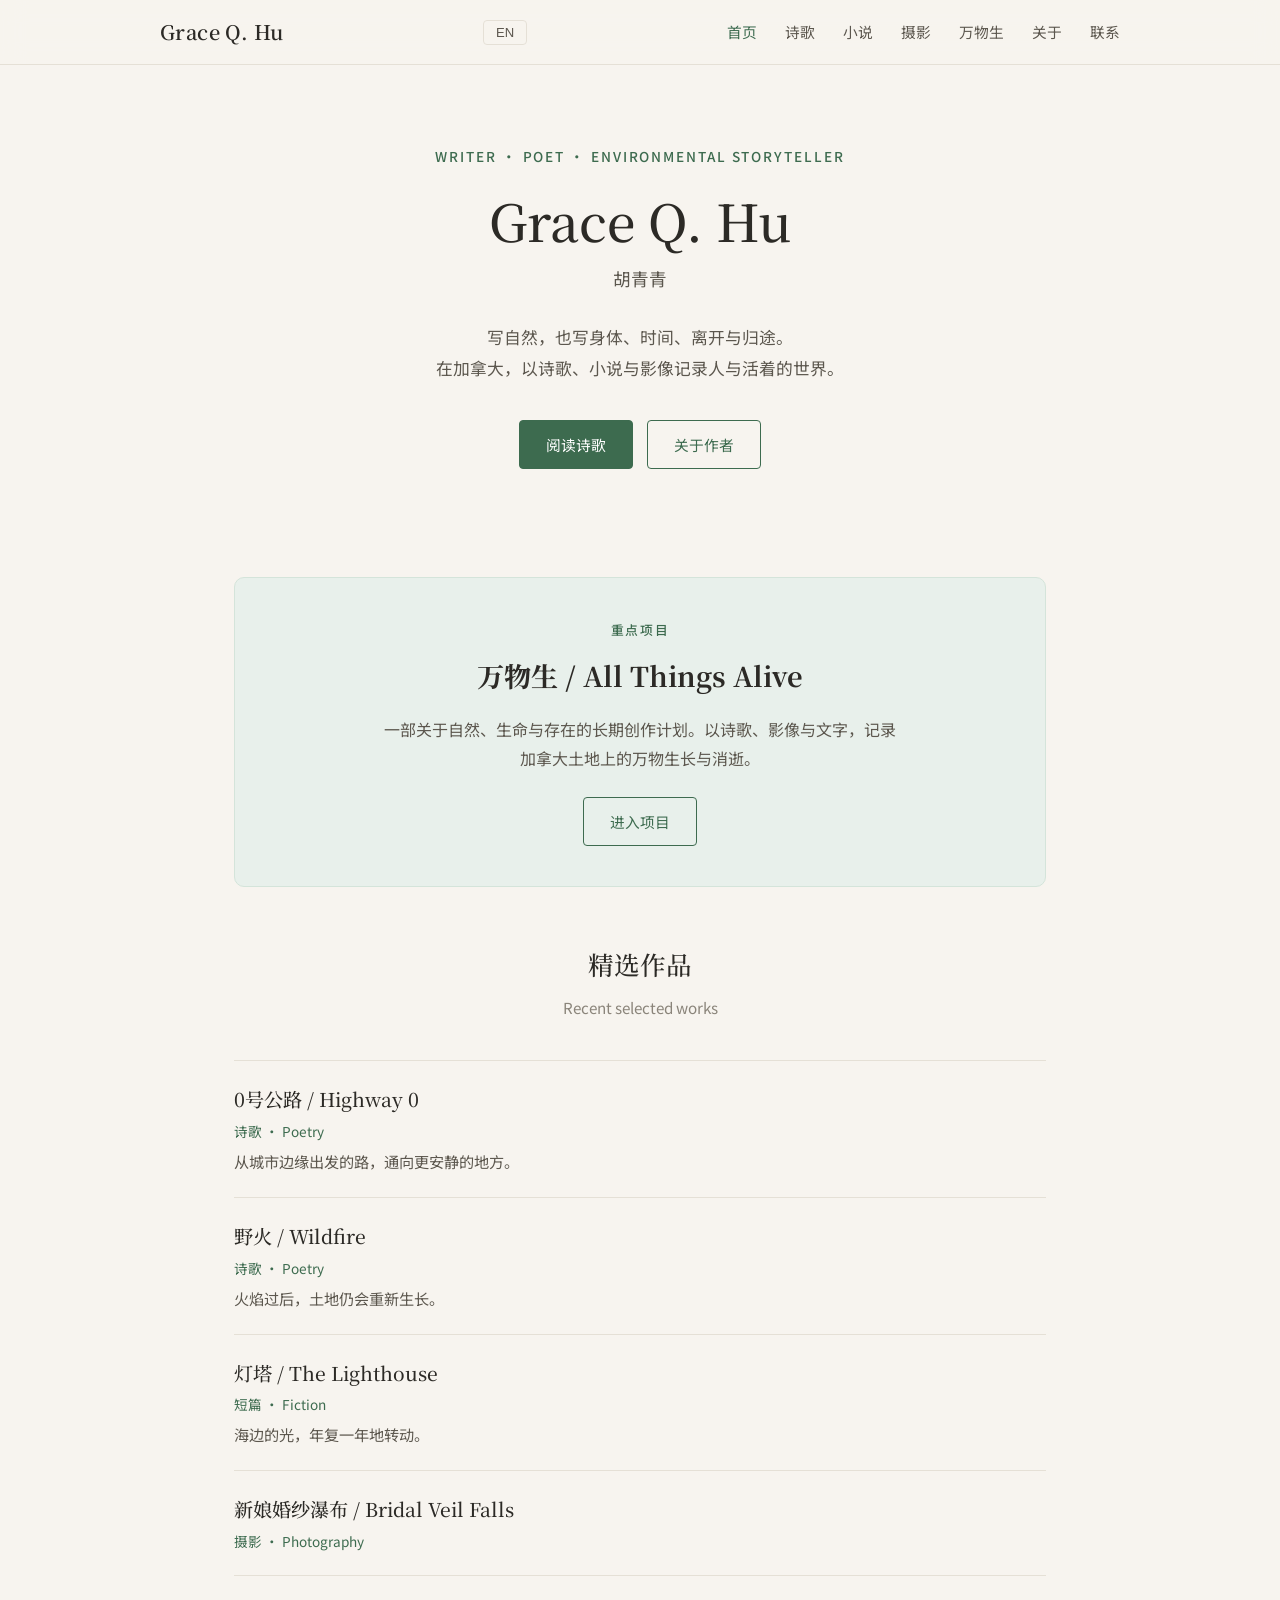
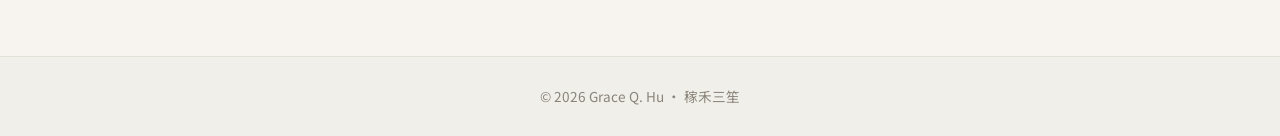
<file: index.html>
<!DOCTYPE html>
<html lang="zh-CN">
<head>
  <meta charset="UTF-8">
  <meta name="viewport" content="width=device-width, initial-scale=1.0">
  <title>Grace Q. Hu · 胡青青</title>
  <meta name="description" content="Grace Q. Hu (胡青青 / 稼禾三笙) — Writer, Poet, Environmental Storyteller based in Canada.">
  <link rel="preconnect" href="https://fonts.googleapis.com">
  <link rel="preconnect" href="https://fonts.gstatic.com" crossorigin>
  <link href="https://fonts.googleapis.com/css2?family=Noto+Sans+SC:wght@300;400;500;700&family=Noto+Serif+SC:wght@400;500;600&display=swap" rel="stylesheet">
  <link rel="stylesheet" href="style.css">
</head>
<body>
  <nav class="navbar">
    <div class="nav-inner">
      <a href="index.html" class="logo" data-i18n="logo">Grace Q. Hu</a>
      <div class="nav-right">
        <button id="lang-btn" class="lang-btn">EN</button>
        <button class="menu-toggle" aria-label="Menu">☰</button>
      </div>
      <ul class="nav-links">
        <li><a href="index.html" class="active" data-i18n="nav.home">首页</a></li>
        <li><a href="poetry.html" data-i18n="nav.poetry">诗歌</a></li>
        <li><a href="fiction.html" data-i18n="nav.fiction">小说</a></li>
        <li><a href="photography.html" data-i18n="nav.photo">摄影</a></li>
        <li><a href="project.html" data-i18n="nav.project">万物生</a></li>
        <li><a href="about.html" data-i18n="nav.about">关于</a></li>
        <li><a href="contact.html" data-i18n="nav.contact">联系</a></li>
      </ul>
    </div>
  </nav>

  <header class="hero">
    <p class="role" data-i18n="hero.role">Writer · Poet · Environmental Storyteller</p>
    <h1 data-i18n="hero.name">Grace Q. Hu</h1>
    <p class="cn-name" data-i18n="hero.cn">胡青青</p>
    <p class="intro" data-i18n="hero.intro">写自然，也写身体、时间、离开与归途。<br>在加拿大，以诗歌、小说与影像记录人与活着的世界。</p>
    <div class="hero-btns">
      <a href="poetry.html" class="btn btn-filled" data-i18n="hero.btn1">阅读诗歌</a>
      <a href="about.html" class="btn" data-i18n="hero.btn2">关于作者</a>
    </div>
  </header>

  <main class="container">
    <!-- 重点项目 -->
    <div class="project-card">
      <p class="label" data-i18n="project.label">重点项目</p>
      <h2 data-i18n="project.title">万物生 / All Things Alive</h2>
      <p data-i18n="project.desc">一部关于自然、生命与存在的长期创作计划。以诗歌、影像与文字，记录加拿大土地上的万物生长与消逝。</p>
      <a href="project.html" class="btn" data-i18n="project.btn">进入项目</a>
    </div>

    <!-- 精选 -->
    <h2 class="section-title" data-i18n="featured">精选作品</h2>
    <p class="section-desc">Recent selected works</p>

    <ul class="work-list">
      <li class="work-item">
        <a href="poetry.html">
          <h3>0号公路 / Highway 0</h3>
          <p class="meta">诗歌 · Poetry</p>
          <p class="excerpt">从城市边缘出发的路，通向更安静的地方。</p>
        </a>
      </li>
      <li class="work-item">
        <a href="poetry.html">
          <h3>野火 / Wildfire</h3>
          <p class="meta">诗歌 · Poetry</p>
          <p class="excerpt">火焰过后，土地仍会重新生长。</p>
        </a>
      </li>
      <li class="work-item">
        <a href="fiction.html">
          <h3>灯塔 / The Lighthouse</h3>
          <p class="meta">短篇 · Fiction</p>
          <p class="excerpt">海边的光，年复一年地转动。</p>
        </a>
      </li>
      <li class="work-item">
        <a href="photography.html">
          <h3>新娘婚纱瀑布 / Bridal Veil Falls</h3>
          <p class="meta">摄影 · Photography</p>
        </a>
      </li>
    </ul>
  </main>

  <footer>
    <p data-i18n="footer">© 2026 Grace Q. Hu · 稼禾三笙</p>
  </footer>

  <script src="script.js"></script>
</body>
</html>
</file>
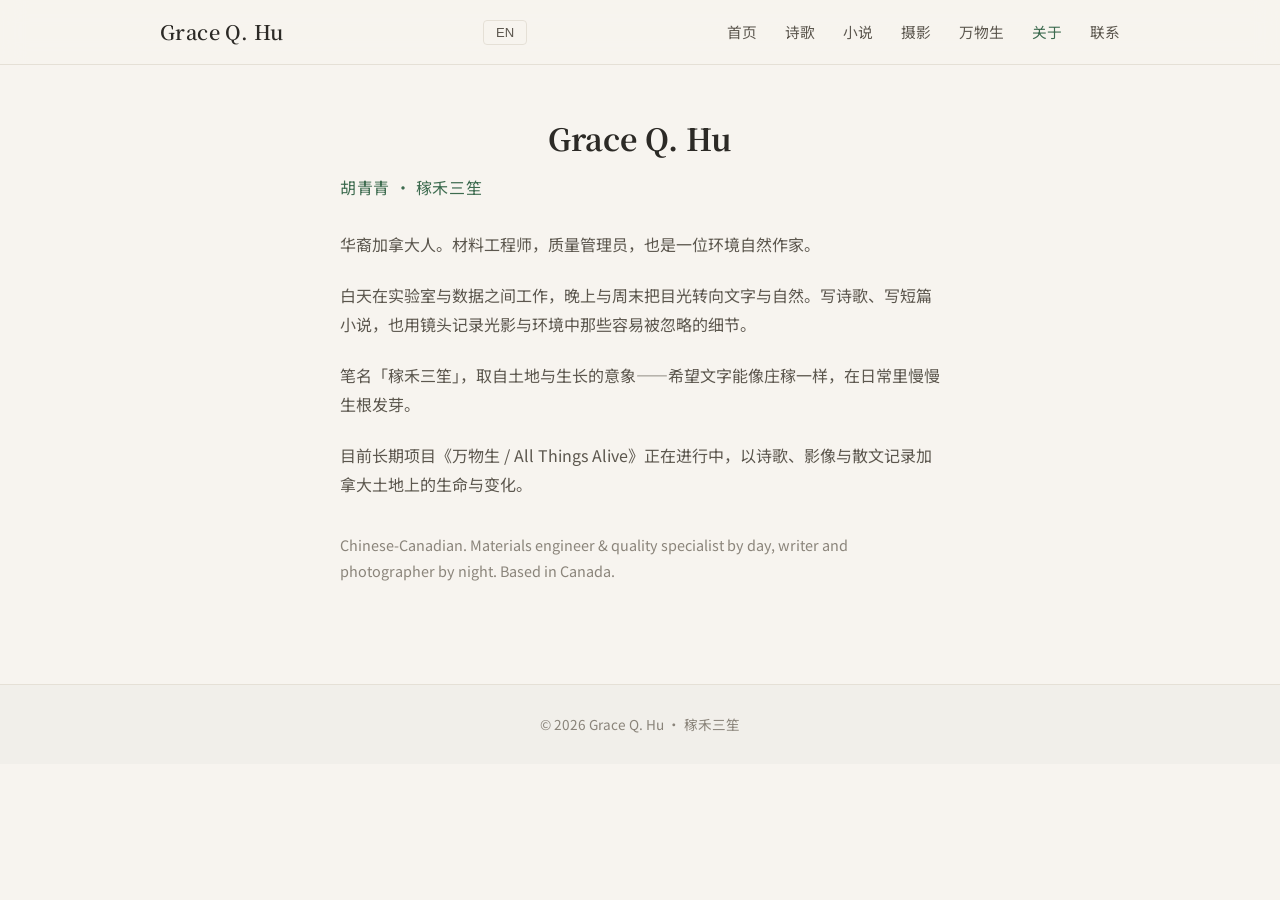
<file: about.html>
<!DOCTYPE html>
<html lang="zh-CN">
<head>
  <meta charset="UTF-8">
  <meta name="viewport" content="width=device-width, initial-scale=1.0">
  <title>关于 · Grace Q. Hu</title>
  <link rel="preconnect" href="https://fonts.googleapis.com">
  <link rel="preconnect" href="https://fonts.gstatic.com" crossorigin>
  <link href="https://fonts.googleapis.com/css2?family=Noto+Sans+SC:wght@300;400;500;700&family=Noto+Serif+SC:wght@400;500;600&display=swap" rel="stylesheet">
  <link rel="stylesheet" href="style.css">
</head>
<body>
  <nav class="navbar">
    <div class="nav-inner">
      <a href="index.html" class="logo" data-i18n="logo">Grace Q. Hu</a>
      <div class="nav-right">
        <button id="lang-btn" class="lang-btn">EN</button>
        <button class="menu-toggle">☰</button>
      </div>
      <ul class="nav-links">
        <li><a href="index.html" data-i18n="nav.home">首页</a></li>
        <li><a href="poetry.html" data-i18n="nav.poetry">诗歌</a></li>
        <li><a href="fiction.html" data-i18n="nav.fiction">小说</a></li>
        <li><a href="photography.html" data-i18n="nav.photo">摄影</a></li>
        <li><a href="project.html" data-i18n="nav.project">万物生</a></li>
        <li><a href="about.html" class="active" data-i18n="nav.about">关于</a></li>
        <li><a href="contact.html" data-i18n="nav.contact">联系</a></li>
      </ul>
    </div>
  </nav>

  <main class="container">
    <div class="about-block">
      <h1>Grace Q. Hu</h1>
      <p class="tagline">胡青青 · 稼禾三笙</p>
      <p>华裔加拿大人。材料工程师，质量管理员，也是一位环境自然作家。</p>
      <p>白天在实验室与数据之间工作，晚上与周末把目光转向文字与自然。写诗歌、写短篇小说，也用镜头记录光影与环境中那些容易被忽略的细节。</p>
      <p>笔名「稼禾三笙」，取自土地与生长的意象——希望文字能像庄稼一样，在日常里慢慢生根发芽。</p>
      <p>目前长期项目《万物生 / All Things Alive》正在进行中，以诗歌、影像与散文记录加拿大土地上的生命与变化。</p>
      <p style="margin-top:32px; color:var(--text-muted); font-size:0.9rem;">Chinese-Canadian. Materials engineer & quality specialist by day, writer and photographer by night. Based in Canada.</p>
    </div>
  </main>

  <footer>
    <p data-i18n="footer">© 2026 Grace Q. Hu · 稼禾三笙</p>
  </footer>
  <script src="script.js"></script>
</body>
</html>
</file>
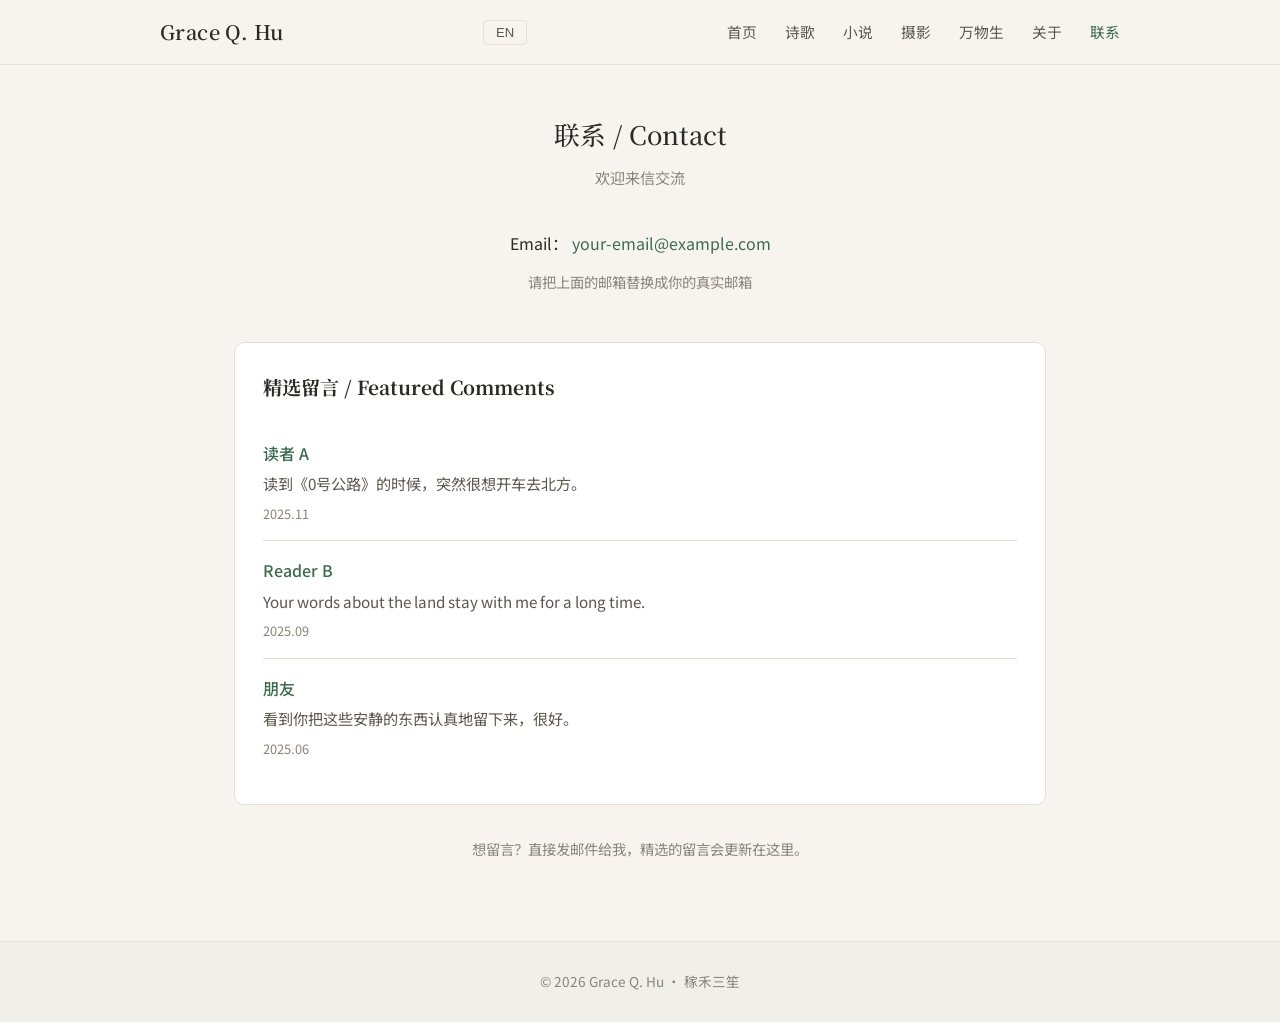
<file: contact.html>
<!DOCTYPE html>
<html lang="zh-CN">
<head>
  <meta charset="UTF-8">
  <meta name="viewport" content="width=device-width, initial-scale=1.0">
  <title>联系 · Grace Q. Hu</title>
  <link href="https://fonts.googleapis.com/css2?family=Noto+Sans+SC:wght@300;400;500;700&family=Noto+Serif+SC:wght@400;500;600&display=swap" rel="stylesheet">
  <link rel="stylesheet" href="style.css">
</head>
<body>
  <nav class="navbar">
    <div class="nav-inner">
      <a href="index.html" class="logo" data-i18n="logo">Grace Q. Hu</a>
      <div class="nav-right">
        <button id="lang-btn" class="lang-btn">EN</button>
        <button class="menu-toggle">☰</button>
      </div>
      <ul class="nav-links">
        <li><a href="index.html" data-i18n="nav.home">首页</a></li>
        <li><a href="poetry.html" data-i18n="nav.poetry">诗歌</a></li>
        <li><a href="fiction.html" data-i18n="nav.fiction">小说</a></li>
        <li><a href="photography.html" data-i18n="nav.photo">摄影</a></li>
        <li><a href="project.html" data-i18n="nav.project">万物生</a></li>
        <li><a href="about.html" data-i18n="nav.about">关于</a></li>
        <li><a href="contact.html" class="active" data-i18n="nav.contact">联系</a></li>
      </ul>
    </div>
  </nav>

  <main class="container">
    <h1 class="section-title">联系 / Contact</h1>
    <p class="section-desc">欢迎来信交流</p>

    <div style="text-align:center; margin-bottom:48px;">
      <p style="margin-bottom:12px;">Email： <a href="mailto:your-email@example.com">your-email@example.com</a></p>
      <p style="color:var(--text-muted); font-size:0.9rem;">请把上面的邮箱替换成你的真实邮箱</p>
    </div>

    <div class="guestbook">
      <h3>精选留言 / Featured Comments</h3>
      
      <div class="comment">
        <div class="author">读者 A</div>
        <div class="text">读到《0号公路》的时候，突然很想开车去北方。</div>
        <div class="date">2025.11</div>
      </div>

      <div class="comment">
        <div class="author">Reader B</div>
        <div class="text">Your words about the land stay with me for a long time.</div>
        <div class="date">2025.09</div>
      </div>

      <div class="comment">
        <div class="author">朋友</div>
        <div class="text">看到你把这些安静的东西认真地留下来，很好。</div>
        <div class="date">2025.06</div>
      </div>
    </div>

    <p style="margin-top:32px; text-align:center; color:var(--text-muted); font-size:0.9rem;">
      想留言？直接发邮件给我，精选的留言会更新在这里。
    </p>
  </main>

  <footer>
    <p data-i18n="footer">© 2026 Grace Q. Hu · 稼禾三笙</p>
  </footer>
  <script src="script.js"></script>
</body>
</html>
</file>
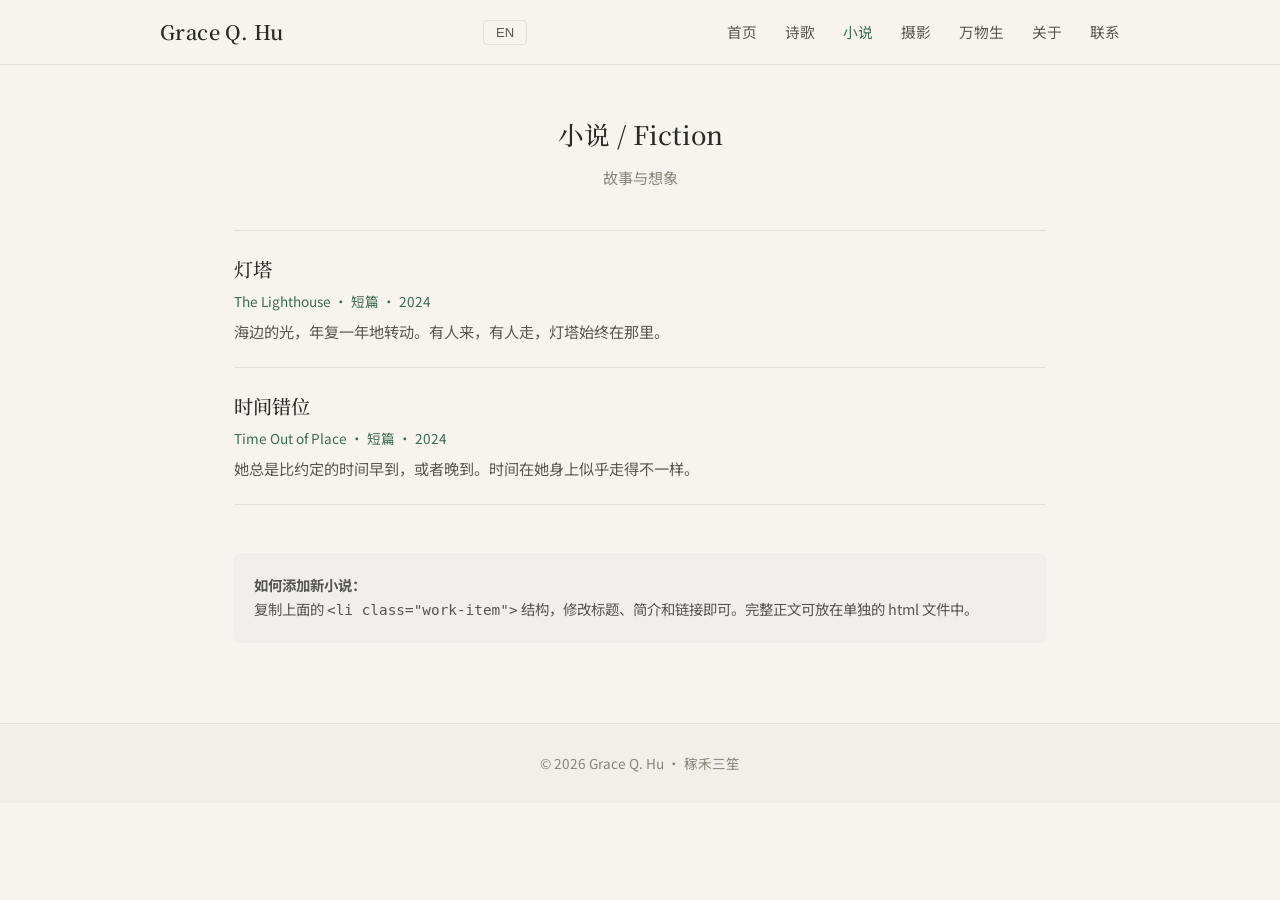
<file: fiction.html>
<!DOCTYPE html>
<html lang="zh-CN">
<head>
  <meta charset="UTF-8">
  <meta name="viewport" content="width=device-width, initial-scale=1.0">
  <title>小说 · Grace Q. Hu</title>
  <link href="https://fonts.googleapis.com/css2?family=Noto+Sans+SC:wght@300;400;500;700&family=Noto+Serif+SC:wght@400;500;600&display=swap" rel="stylesheet">
  <link rel="stylesheet" href="style.css">
</head>
<body>
  <nav class="navbar">
    <div class="nav-inner">
      <a href="index.html" class="logo" data-i18n="logo">Grace Q. Hu</a>
      <div class="nav-right">
        <button id="lang-btn" class="lang-btn">EN</button>
        <button class="menu-toggle">☰</button>
      </div>
      <ul class="nav-links">
        <li><a href="index.html" data-i18n="nav.home">首页</a></li>
        <li><a href="poetry.html" data-i18n="nav.poetry">诗歌</a></li>
        <li><a href="fiction.html" class="active" data-i18n="nav.fiction">小说</a></li>
        <li><a href="photography.html" data-i18n="nav.photo">摄影</a></li>
        <li><a href="project.html" data-i18n="nav.project">万物生</a></li>
        <li><a href="about.html" data-i18n="nav.about">关于</a></li>
        <li><a href="contact.html" data-i18n="nav.contact">联系</a></li>
      </ul>
    </div>
  </nav>

  <main class="container">
    <h1 class="section-title">小说 / Fiction</h1>
    <p class="section-desc">故事与想象</p>

    <ul class="work-list">
      <li class="work-item">
        <a href="#">
          <h3>灯塔</h3>
          <p class="meta">The Lighthouse · 短篇 · 2024</p>
          <p class="excerpt">海边的光，年复一年地转动。有人来，有人走，灯塔始终在那里。</p>
        </a>
      </li>
      <li class="work-item">
        <a href="#">
          <h3>时间错位</h3>
          <p class="meta">Time Out of Place · 短篇 · 2024</p>
          <p class="excerpt">她总是比约定的时间早到，或者晚到。时间在她身上似乎走得不一样。</p>
        </a>
      </li>
    </ul>

    <p style="margin-top:48px; padding:20px; background:#f0efeb; border-radius:6px; font-size:0.9rem; color:#555;">
      <strong>如何添加新小说：</strong><br>
      复制上面的 <code>&lt;li class="work-item"&gt;</code> 结构，修改标题、简介和链接即可。完整正文可放在单独的 html 文件中。
    </p>
  </main>

  <footer>
    <p data-i18n="footer">© 2026 Grace Q. Hu · 稼禾三笙</p>
  </footer>
  <script src="script.js"></script>
</body>
</html>
</file>
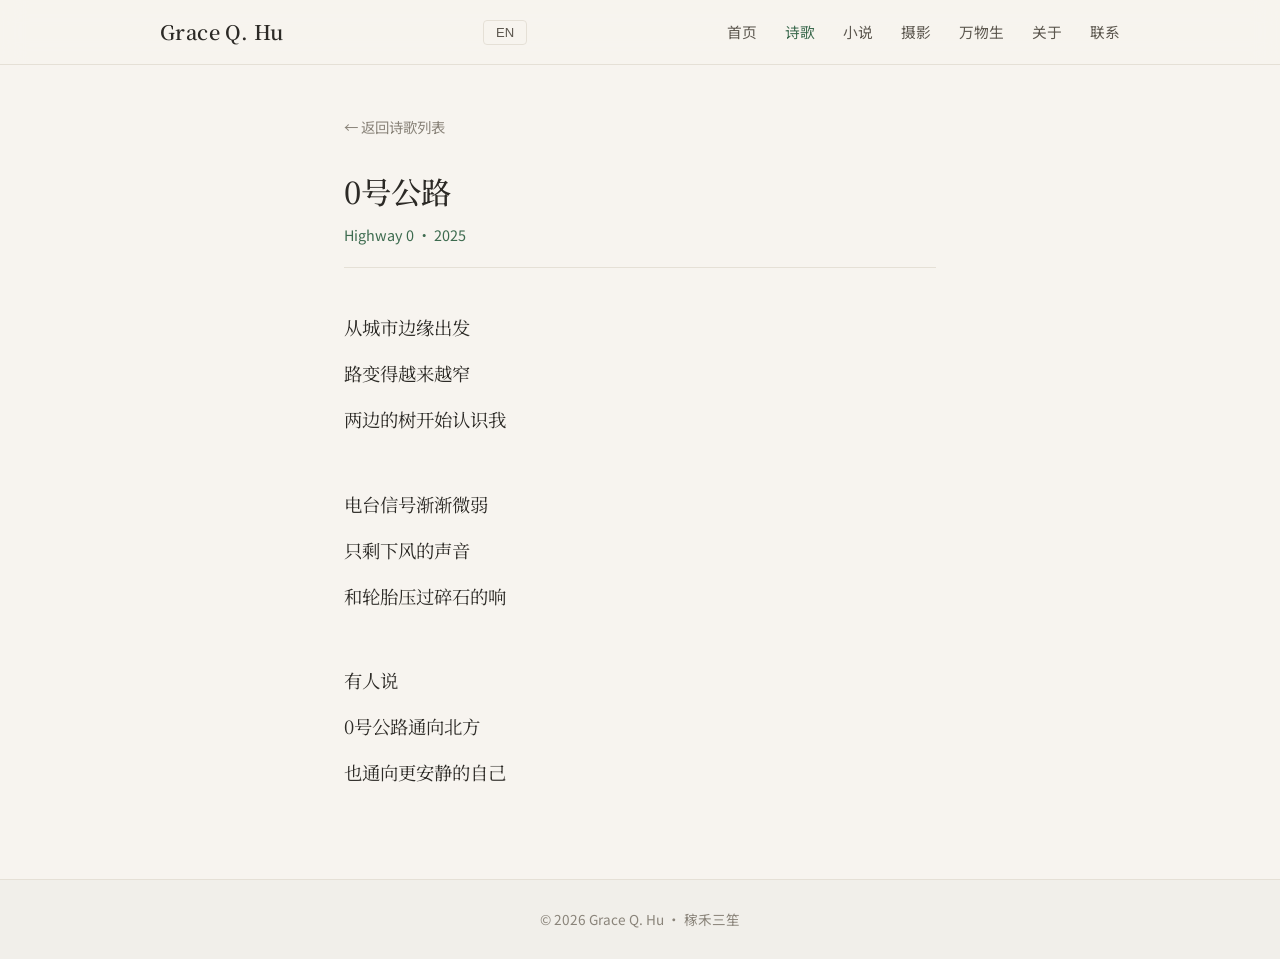
<file: highway0.html>
<!DOCTYPE html>
<html lang="zh-CN">
<head>
  <meta charset="UTF-8">
  <meta name="viewport" content="width=device-width, initial-scale=1.0">
  <title>0号公路 · Grace Q. Hu</title>
  <link href="https://fonts.googleapis.com/css2?family=Noto+Sans+SC:wght@300;400;500;700&family=Noto+Serif+SC:wght@400;500;600&display=swap" rel="stylesheet">
  <link rel="stylesheet" href="style.css">
</head>
<body>
  <nav class="navbar">
    <div class="nav-inner">
      <a href="../index.html" class="logo">Grace Q. Hu</a>
      <div class="nav-right">
        <button id="lang-btn" class="lang-btn">EN</button>
        <button class="menu-toggle">☰</button>
      </div>
      <ul class="nav-links">
        <li><a href="../index.html">首页</a></li>
        <li><a href="../poetry.html" class="active">诗歌</a></li>
        <li><a href="../fiction.html">小说</a></li>
        <li><a href="../photography.html">摄影</a></li>
        <li><a href="../project.html">万物生</a></li>
        <li><a href="../about.html">关于</a></li>
        <li><a href="../contact.html">联系</a></li>
      </ul>
    </div>
  </nav>

  <article class="reading">
    <a href="../poetry.html" class="back">← 返回诗歌列表</a>
    <h1>0号公路</h1>
    <div class="meta">Highway 0 · 2025</div>
    <div class="reading-content">
      <p class="poem-line">从城市边缘出发</p>
      <p class="poem-line">路变得越来越窄</p>
      <p class="poem-line">两边的树开始认识我</p>
      <br>
      <p class="poem-line">电台信号渐渐微弱</p>
      <p class="poem-line">只剩下风的声音</p>
      <p class="poem-line">和轮胎压过碎石的响</p>
      <br>
      <p class="poem-line">有人说</p>
      <p class="poem-line">0号公路通向北方</p>
      <p class="poem-line">也通向更安静的自己</p>
    </div>
  </article>

  <footer>
    <p>© 2026 Grace Q. Hu · 稼禾三笙</p>
  </footer>
  <script src="script.js"></script>
</body>
</html>
</file>
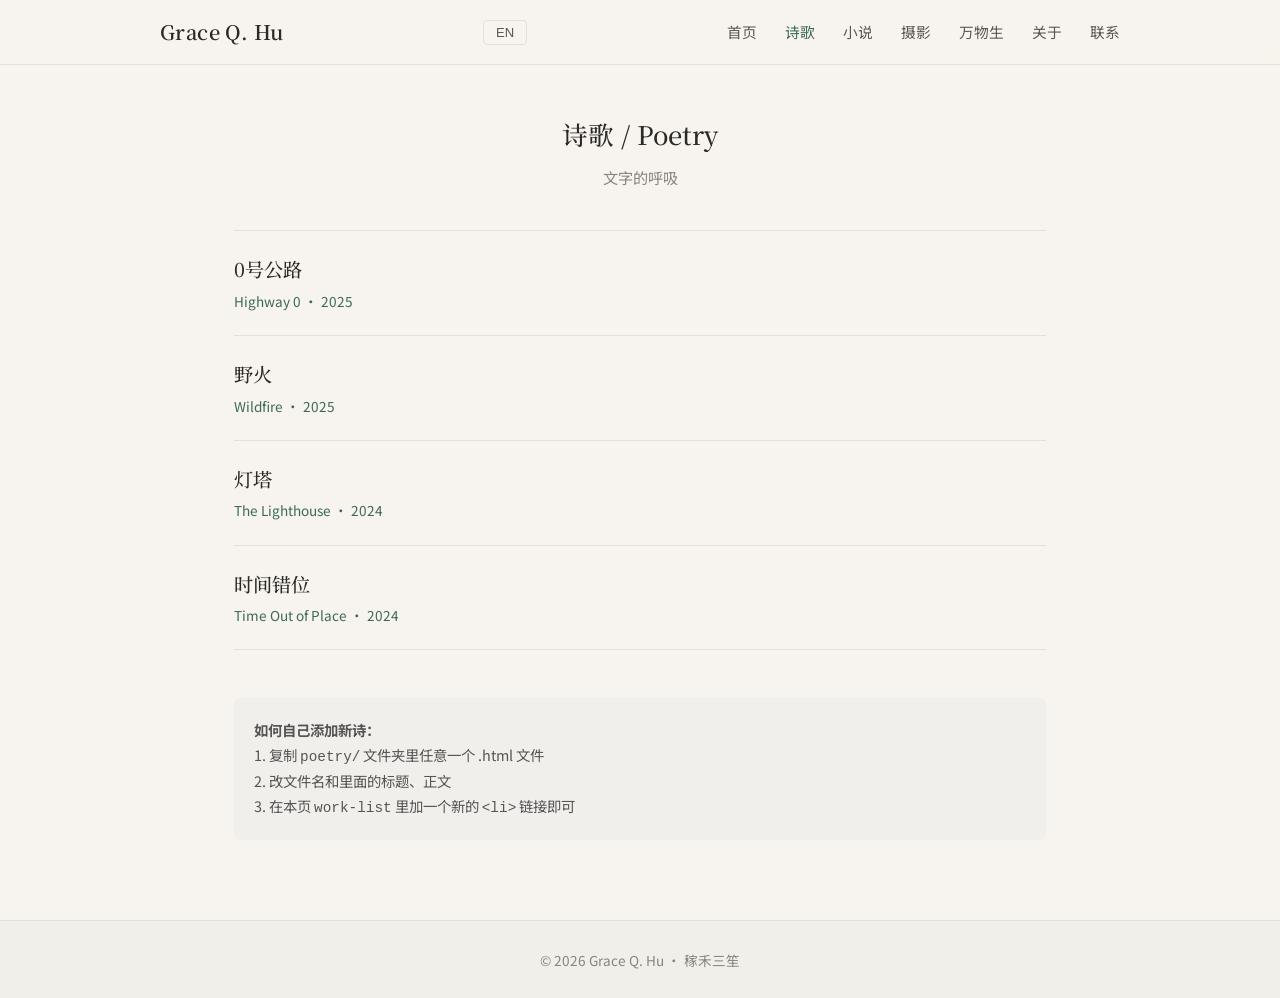
<file: poetry.html>
<!DOCTYPE html>
<html lang="zh-CN">
<head>
  <meta charset="UTF-8">
  <meta name="viewport" content="width=device-width, initial-scale=1.0">
  <title>诗歌 · Grace Q. Hu</title>
  <link href="https://fonts.googleapis.com/css2?family=Noto+Sans+SC:wght@300;400;500;700&family=Noto+Serif+SC:wght@400;500;600&display=swap" rel="stylesheet">
  <link rel="stylesheet" href="style.css">
</head>
<body>
  <nav class="navbar">
    <div class="nav-inner">
      <a href="index.html" class="logo" data-i18n="logo">Grace Q. Hu</a>
      <div class="nav-right">
        <button id="lang-btn" class="lang-btn">EN</button>
        <button class="menu-toggle">☰</button>
      </div>
      <ul class="nav-links">
        <li><a href="index.html" data-i18n="nav.home">首页</a></li>
        <li><a href="poetry.html" class="active" data-i18n="nav.poetry">诗歌</a></li>
        <li><a href="fiction.html" data-i18n="nav.fiction">小说</a></li>
        <li><a href="photography.html" data-i18n="nav.photo">摄影</a></li>
        <li><a href="project.html" data-i18n="nav.project">万物生</a></li>
        <li><a href="about.html" data-i18n="nav.about">关于</a></li>
        <li><a href="contact.html" data-i18n="nav.contact">联系</a></li>
      </ul>
    </div>
  </nav>

  <main class="container">
    <h1 class="section-title">诗歌 / Poetry</h1>
    <p class="section-desc">文字的呼吸</p>

    <ul class="work-list">
      <li class="work-item">
        <a href="highway0.html">
          <h3>0号公路</h3>
          <p class="meta">Highway 0 · 2025</p>
        </a>
      </li>
      <li class="work-item">
        <a href="wildfire.html">
          <h3>野火</h3>
          <p class="meta">Wildfire · 2025</p>
        </a>
      </li>
      <li class="work-item">
        <a href="lighthouse.html">
          <h3>灯塔</h3>
          <p class="meta">The Lighthouse · 2024</p>
        </a>
      </li>
      <li class="work-item">
        <a href="time.html">
          <h3>时间错位</h3>
          <p class="meta">Time Out of Place · 2024</p>
        </a>
      </li>
    </ul>

    <p style="margin-top:48px; padding:20px; background:#f0efeb; border-radius:6px; font-size:0.9rem; color:#555;">
      <strong>如何自己添加新诗：</strong><br>
      1. 复制 <code>poetry/</code> 文件夹里任意一个 .html 文件<br>
      2. 改文件名和里面的标题、正文<br>
      3. 在本页 <code>work-list</code> 里加一个新的 <code>&lt;li&gt;</code> 链接即可
    </p>
  </main>

  <footer>
    <p data-i18n="footer">© 2026 Grace Q. Hu · 稼禾三笙</p>
  </footer>
  <script src="script.js"></script>
</body>
</html>
</file>
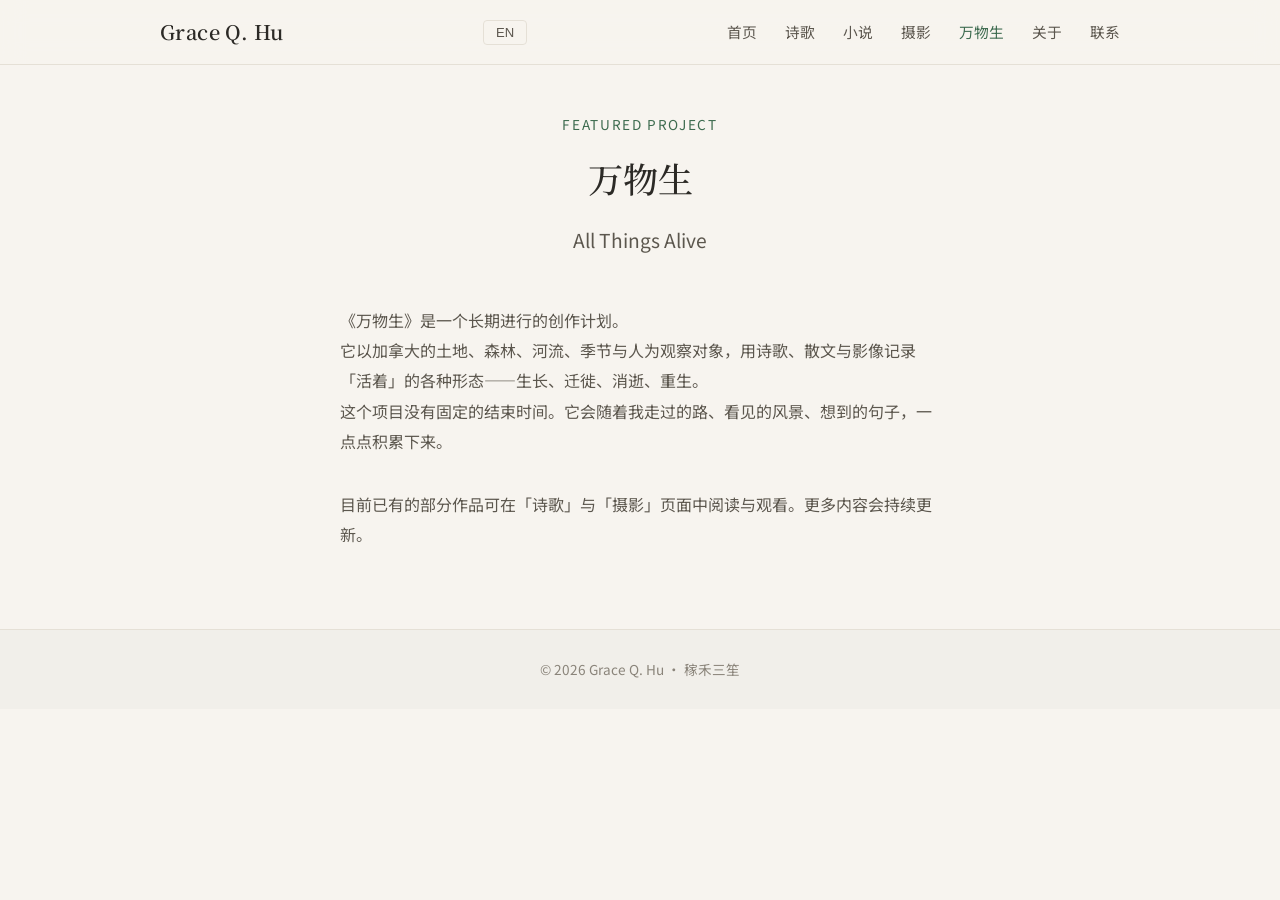
<file: project.html>
<!DOCTYPE html>
<html lang="zh-CN">
<head>
  <meta charset="UTF-8">
  <meta name="viewport" content="width=device-width, initial-scale=1.0">
  <title>万物生 · Grace Q. Hu</title>
  <link href="https://fonts.googleapis.com/css2?family=Noto+Sans+SC:wght@300;400;500;700&family=Noto+Serif+SC:wght@400;500;600&display=swap" rel="stylesheet">
  <link rel="stylesheet" href="style.css">
</head>
<body>
  <nav class="navbar">
    <div class="nav-inner">
      <a href="index.html" class="logo" data-i18n="logo">Grace Q. Hu</a>
      <div class="nav-right">
        <button id="lang-btn" class="lang-btn">EN</button>
        <button class="menu-toggle">☰</button>
      </div>
      <ul class="nav-links">
        <li><a href="index.html" data-i18n="nav.home">首页</a></li>
        <li><a href="poetry.html" data-i18n="nav.poetry">诗歌</a></li>
        <li><a href="fiction.html" data-i18n="nav.fiction">小说</a></li>
        <li><a href="photography.html" data-i18n="nav.photo">摄影</a></li>
        <li><a href="project.html" class="active" data-i18n="nav.project">万物生</a></li>
        <li><a href="about.html" data-i18n="nav.about">关于</a></li>
        <li><a href="contact.html" data-i18n="nav.contact">联系</a></li>
      </ul>
    </div>
  </nav>

  <main class="container">
    <div style="text-align:center; margin-bottom:48px;">
      <p style="font-size:0.85rem; letter-spacing:0.12em; color:var(--accent); margin-bottom:12px;">FEATURED PROJECT</p>
      <h1 style="font-family:var(--font-serif); font-size:2.2rem; font-weight:500; margin-bottom:16px;">万物生</h1>
      <p style="font-size:1.2rem; color:var(--text-secondary);">All Things Alive</p>
    </div>

    <div style="max-width:600px; margin:0 auto; line-height:1.9; color:var(--text-secondary);">
      <p>《万物生》是一个长期进行的创作计划。</p>
      <p>它以加拿大的土地、森林、河流、季节与人为观察对象，用诗歌、散文与影像记录「活着」的各种形态——生长、迁徙、消逝、重生。</p>
      <p>这个项目没有固定的结束时间。它会随着我走过的路、看见的风景、想到的句子，一点点积累下来。</p>
      <p style="margin-top:32px;">目前已有的部分作品可在「诗歌」与「摄影」页面中阅读与观看。更多内容会持续更新。</p>
    </div>
  </main>

  <footer>
    <p data-i18n="footer">© 2026 Grace Q. Hu · 稼禾三笙</p>
  </footer>
  <script src="script.js"></script>
</body>
</html>
</file>
<file: style.css>
:root {
  --bg: #f7f4ef;              /* 温暖米白 */
  --bg-card: #ffffff;
  --text: #2c2a26;            /* 深暖灰 */
  --text-secondary: #5c574e;
  --text-muted: #8a847a;
  --accent: #3d6b4f;          /* 自然绿 */
  --accent-light: #4f8a66;
  --accent-soft: #e8f0eb;     /* 浅绿背景 */
  --border: #e5e0d6;
  --warm: #c4a574;            /* 暖土色点缀 */
  --font-serif: "Noto Serif SC", "Source Han Serif SC", Georgia, serif;
  --font-sans: "Noto Sans SC", "PingFang SC", system-ui, sans-serif;
}

* { margin: 0; padding: 0; box-sizing: border-box; }

html { scroll-behavior: smooth; }

body {
  font-family: var(--font-sans);
  background: var(--bg);
  color: var(--text);
  line-height: 1.7;
  min-height: 100vh;
}

a { color: var(--accent); text-decoration: none; transition: color 0.2s; }
a:hover { color: var(--accent-light); }

img { max-width: 100%; display: block; }

/* ===== Navbar ===== */
.navbar {
  position: sticky;
  top: 0;
  z-index: 100;
  background: rgba(247,244,239,0.94);
  backdrop-filter: blur(12px);
  border-bottom: 1px solid var(--border);
  padding: 0 24px;
}

.nav-inner {
  max-width: 960px;
  margin: 0 auto;
  height: 64px;
  display: flex;
  align-items: center;
  justify-content: space-between;
}

.logo {
  font-family: var(--font-serif);
  font-size: 1.25rem;
  font-weight: 600;
  color: var(--text);
  letter-spacing: 0.02em;
}

.nav-links {
  display: flex;
  gap: 28px;
  list-style: none;
}

.nav-links a {
  color: var(--text-secondary);
  font-size: 0.92rem;
}

.nav-links a:hover,
.nav-links a.active {
  color: var(--accent);
}

.nav-right {
  display: flex;
  align-items: center;
  gap: 12px;
}

.lang-btn {
  background: transparent;
  border: 1px solid var(--border);
  padding: 4px 12px;
  font-size: 0.82rem;
  border-radius: 4px;
  cursor: pointer;
  color: var(--text-secondary);
  transition: all 0.2s;
}

.lang-btn:hover {
  border-color: var(--accent);
  color: var(--accent);
  background: var(--accent-soft);
}

.menu-toggle {
  display: none;
  background: none;
  border: none;
  font-size: 1.4rem;
  cursor: pointer;
  color: var(--text);
}

/* ===== Layout ===== */
.container {
  max-width: 860px;
  margin: 0 auto;
  padding: 48px 24px 80px;
}

/* ===== Hero ===== */
.hero {
  padding: 80px 24px 60px;
  text-align: center;
  max-width: 720px;
  margin: 0 auto;
}

.hero .role {
  font-size: 0.85rem;
  letter-spacing: 0.14em;
  color: var(--accent);
  margin-bottom: 20px;
  text-transform: uppercase;
  font-weight: 500;
}

.hero h1 {
  font-family: var(--font-serif);
  font-size: clamp(2.2rem, 5vw, 3.2rem);
  font-weight: 500;
  line-height: 1.25;
  margin-bottom: 12px;
  color: var(--text);
}

.hero .cn-name {
  font-size: 1.1rem;
  color: var(--text-secondary);
  margin-bottom: 28px;
}

.hero .intro {
  font-size: 1.05rem;
  color: var(--text-secondary);
  line-height: 1.85;
  max-width: 540px;
  margin: 0 auto 36px;
}

.hero-btns {
  display: flex;
  gap: 14px;
  justify-content: center;
  flex-wrap: wrap;
}

.btn {
  display: inline-block;
  padding: 11px 26px;
  border: 1.5px solid var(--accent);
  color: var(--accent);
  font-size: 0.92rem;
  border-radius: 4px;
  transition: all 0.25s;
}

.btn:hover {
  background: var(--accent);
  color: #fff;
}

.btn-filled {
  background: var(--accent);
  color: #fff;
  border-color: var(--accent);
}

.btn-filled:hover {
  background: var(--accent-light);
  border-color: var(--accent-light);
}

/* ===== Section ===== */
.section-title {
  font-family: var(--font-serif);
  font-size: 1.6rem;
  font-weight: 500;
  margin-bottom: 8px;
  text-align: center;
  color: var(--text);
}

.section-desc {
  text-align: center;
  color: var(--text-muted);
  font-size: 0.95rem;
  margin-bottom: 40px;
}

/* ===== Project highlight ===== */
.project-card {
  background: var(--accent-soft);
  border: 1px solid #d4e4da;
  border-radius: 10px;
  padding: 40px 32px;
  margin-bottom: 56px;
  text-align: center;
}

.project-card .label {
  font-size: 0.8rem;
  letter-spacing: 0.12em;
  color: var(--accent);
  margin-bottom: 12px;
  text-transform: uppercase;
  font-weight: 500;
}

.project-card h2 {
  font-family: var(--font-serif);
  font-size: 1.7rem;
  margin-bottom: 16px;
  color: var(--text);
}

.project-card p {
  color: var(--text-secondary);
  max-width: 520px;
  margin: 0 auto 24px;
  line-height: 1.8;
}

/* ===== Works list ===== */
.work-list { list-style: none; }

.work-item {
  border-bottom: 1px solid var(--border);
  padding: 22px 0;
  transition: background 0.2s;
}

.work-item:first-child { border-top: 1px solid var(--border); }

.work-item a {
  color: var(--text);
  display: block;
}

.work-item:hover {
  background: rgba(61,107,79,0.04);
  margin: 0 -12px;
  padding-left: 12px;
  padding-right: 12px;
  border-radius: 6px;
}

.work-item h3 {
  font-family: var(--font-serif);
  font-size: 1.2rem;
  font-weight: 500;
  margin-bottom: 4px;
}

.work-item .meta {
  font-size: 0.85rem;
  color: var(--accent);
}

.work-item .excerpt {
  color: var(--text-secondary);
  font-size: 0.95rem;
  margin-top: 6px;
}

/* ===== Reading page ===== */
.reading {
  max-width: 640px;
  margin: 0 auto;
  padding: 48px 24px 80px;
}

.reading .back {
  display: inline-block;
  margin-bottom: 32px;
  color: var(--text-muted);
  font-size: 0.9rem;
}

.reading .back:hover { color: var(--accent); }

.reading h1 {
  font-family: var(--font-serif);
  font-size: 1.9rem;
  font-weight: 500;
  margin-bottom: 10px;
  line-height: 1.35;
}

.reading .meta {
  color: var(--accent);
  font-size: 0.9rem;
  margin-bottom: 40px;
  padding-bottom: 20px;
  border-bottom: 1px solid var(--border);
}

.reading-content {
  font-family: var(--font-serif);
  font-size: 1.15rem;
  line-height: 2.1;
  color: var(--text);
}

.reading-content p { margin-bottom: 0.4em; }

.poem-line { margin-bottom: 0.35em; }

/* ===== Gallery ===== */
.gallery {
  display: grid;
  grid-template-columns: repeat(auto-fill, minmax(240px, 1fr));
  gap: 16px;
}

.gallery-item {
  aspect-ratio: 1;
  overflow: hidden;
  border-radius: 8px;
  background: #e8e4dc;
  cursor: pointer;
  position: relative;
}

.gallery-item img {
  width: 100%;
  height: 100%;
  object-fit: cover;
  transition: transform 0.4s;
}

.gallery-item:hover img { transform: scale(1.06); }

/* ===== Guestbook ===== */
.guestbook {
  background: var(--bg-card);
  border: 1px solid var(--border);
  border-radius: 10px;
  padding: 28px;
  margin-top: 40px;
}

.guestbook h3 {
  font-family: var(--font-serif);
  font-size: 1.2rem;
  margin-bottom: 20px;
  color: var(--text);
}

.comment {
  padding: 16px 0;
  border-bottom: 1px solid var(--border);
}

.comment:last-child { border-bottom: none; }

.comment .author {
  font-weight: 500;
  margin-bottom: 4px;
  color: var(--accent);
}

.comment .text {
  color: var(--text-secondary);
  font-size: 0.95rem;
}

.comment .date {
  font-size: 0.8rem;
  color: var(--text-muted);
  margin-top: 6px;
}

/* ===== About ===== */
.about-block {
  max-width: 600px;
  margin: 0 auto;
  text-align: center;
}

.about-block h1 {
  font-family: var(--font-serif);
  font-size: 1.9rem;
  margin-bottom: 8px;
}

.about-block .tagline {
  color: var(--accent);
  margin-bottom: 28px;
  letter-spacing: 0.04em;
}

.about-block p {
  text-align: left;
  color: var(--text-secondary);
  margin-bottom: 1.3em;
  line-height: 1.85;
}

/* ===== Footer ===== */
footer {
  border-top: 1px solid var(--border);
  padding: 28px 24px;
  text-align: center;
  font-size: 0.85rem;
  color: var(--text-muted);
  background: rgba(61,107,79,0.03);
}

/* ===== Responsive ===== */
@media (max-width: 700px) {
  .menu-toggle { display: block; }
  .nav-links {
    display: none;
    position: absolute;
    top: 64px;
    left: 0; right: 0;
    background: var(--bg);
    flex-direction: column;
    padding: 16px 24px;
    border-bottom: 1px solid var(--border);
    gap: 14px;
  }
  .nav-links.open { display: flex; }
  .hero { padding: 48px 20px 40px; }
  .container { padding: 32px 18px 60px; }
  .project-card { padding: 28px 20px; }
}

/* Lightbox */
.lightbox {
  display: none;
  position: fixed;
  inset: 0;
  background: rgba(44,42,38,0.94);
  z-index: 200;
  align-items: center;
  justify-content: center;
  padding: 20px;
}
.lightbox.active { display: flex; }
.lightbox img { max-width: 92vw; max-height: 90vh; object-fit: contain; }
.lightbox-close {
  position: absolute;
  top: 20px; right: 24px;
  background: none; border: none;
  color: #fff; font-size: 2rem; cursor: pointer;
}
</file>
